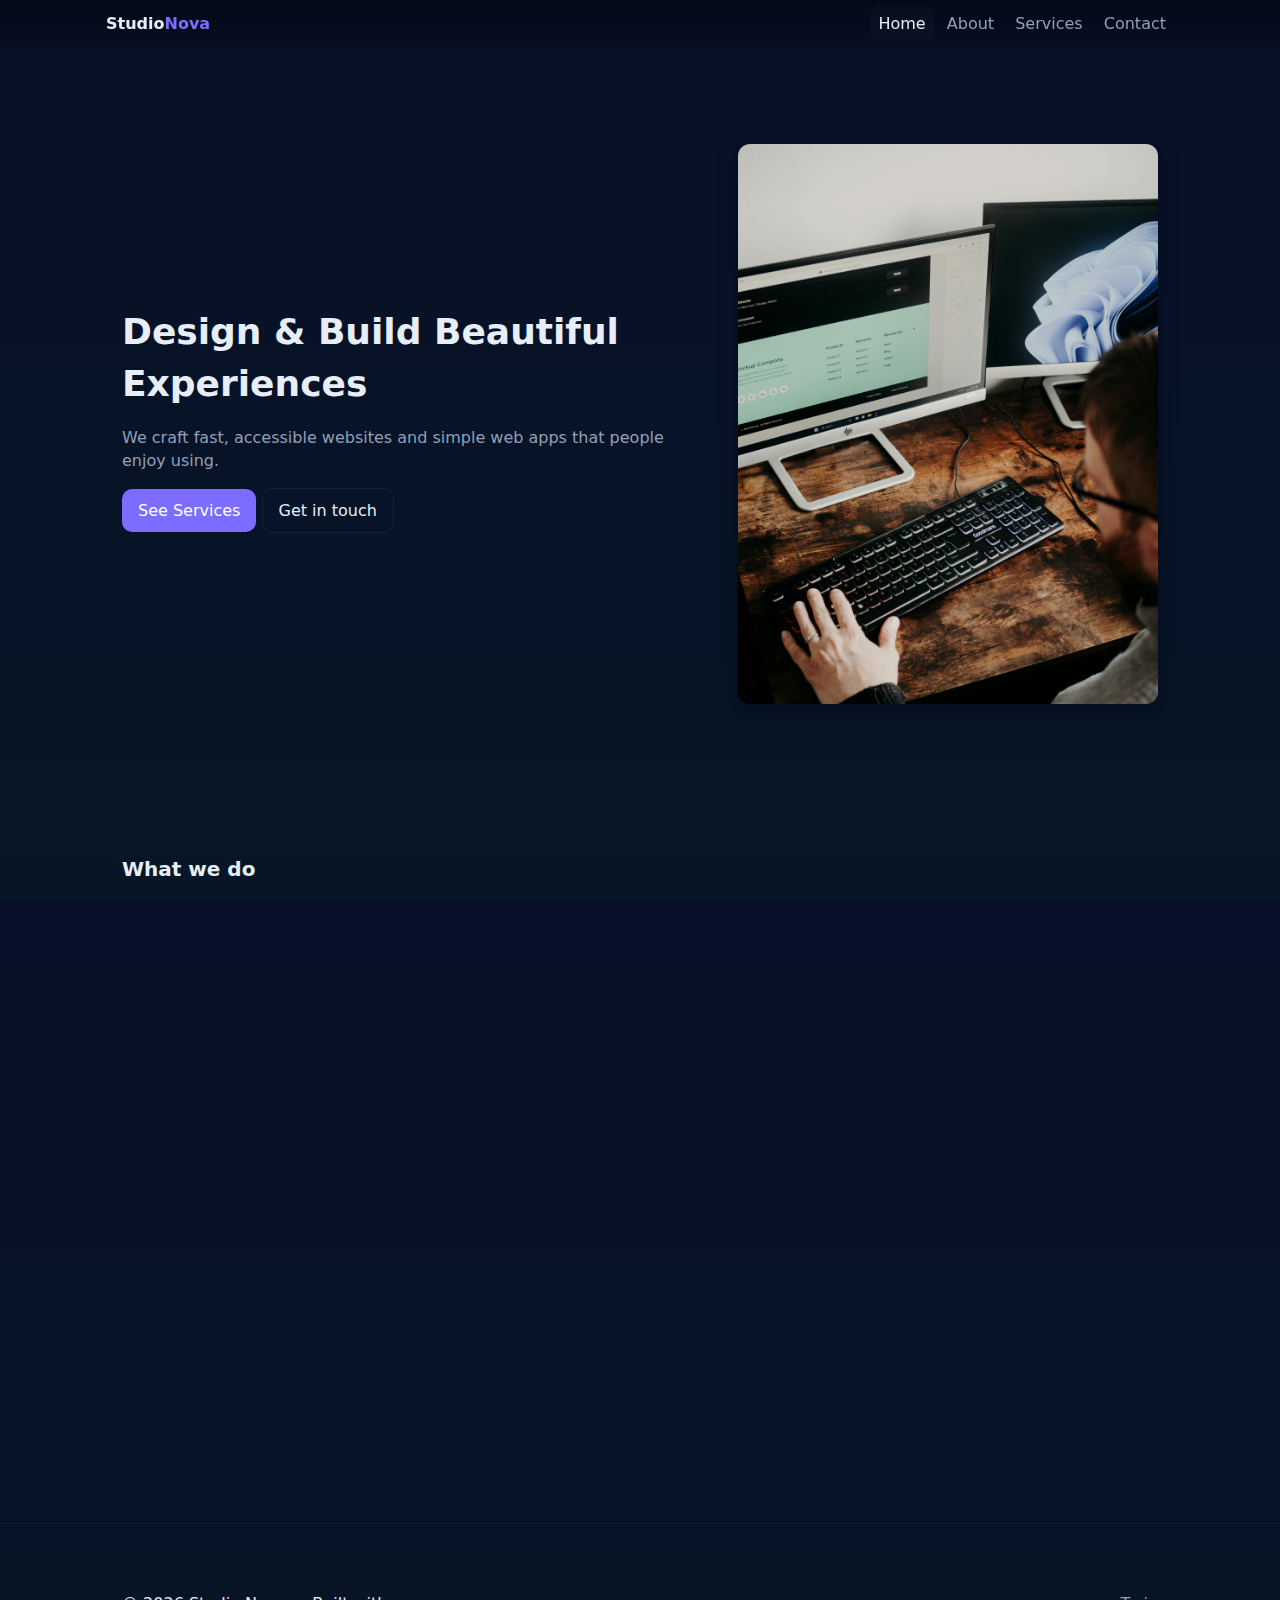
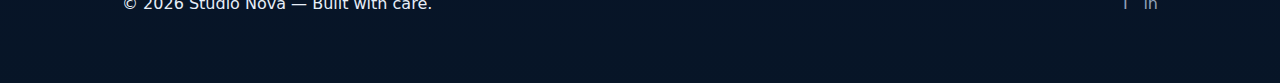
<file: week-8-project/html/index.html>
<!doctype html>
<html lang="en">
<head>
  <meta charset="utf-8" />
  <meta name="viewport" content="width=device-width,initial-scale=1" />
  <title>Studio Nova — Home</title>
  <meta name="description" content="Studio Nova — portfolio & services" />
  <link rel="stylesheet" href="../css/styles.css" />
</head>
<body>
  <a class="skip-link" href="#main">Skip to content</a>

  <header class="site-header">
    <div class="container header-inner">
      <a class="logo" href="index.html">Studio<span>Nova</span></a>
      <nav id="site-nav" class="nav" aria-label="Main navigation">
        <class="nav-list">
          <a class="nav-link" href="index.html">Home</a>
          <a class="nav-link" href="about.html">About</a>
          <a class="nav-link" href="services.html">Services</a>
          <a class="nav-link" href="contact.html">Contact</a>
        </class="nav-list">
      </nav>
      <button id="nav-toggle" class="nav-toggle" aria-controls="site-nav" aria-expanded="false" aria-label="Toggle menu">
        <span class="hamburger"></span>
      </button>
    </div>
  </header>

  <main id="main" class="main">
    <section class="hero">
      <div class="container hero-inner">
        <div class="hero-text animate-on-scroll">
          <h1>Design & Build <span class="accent">Beautiful</span> Experiences</h1>
          <p>We craft fast, accessible websites and simple web apps that people enjoy using.</p>
          <p><a class="btn" href="services.html">See Services</a> <a class="btn ghost" href="contact.html">Get in touch</a></p>
        </div>
        <div class="hero-visual animate-on-scroll">
          <!-- replace image in /images/hero.jpg -->
          <img src="../images/hero.jpg" alt="Illustration of product design workspace" />
        </div>
      </div>
    </section>

    <section class="features container">
      <h2 class="section-title animate-on-scroll">What we do</h2>
      <div class="grid grid-3">
        <article class="card animate-on-scroll">
          <img src="../images/service1.jpg" alt="" aria-hidden="true"/>
          <h3>Product Design</h3>
          <p>UX-driven design and high-fidelity prototypes.</p>
        </article>
        <article class="card animate-on-scroll">
          <img src="../images/frontend.jpg" alt="" aria-hidden="true"/>
          <h3>Frontend Engineering</h3>
          <p>Fast, accessible, and maintainable code.</p>
        </article>
        <article class="card animate-on-scroll">
          <img src="../images/optimize.jpg" alt="" aria-hidden="true"/>
          <h3>Optimization</h3>
          <p>Performance tuning and best practices audits.</p>
        </article>
      </div>
    </section>

    <section class="cta container animate-on-scroll">
      <h2>Ready to start?</h2>
      <p>Tell us about your project and we'll respond with a clear plan.</p>
      <p><a class="btn" href="contact.html">Contact Us</a></p>
    </section>
  </main>

  <footer class="site-footer">
    <div class="container footer-inner">
      <p>&copy; <span id="year"></span> Studio Nova — Built with care.</p>
      <div class="socials">
        <a href="#" aria-label="Twitter">T</a>
        <a href="#" aria-label="LinkedIn">in</a>
      </div>
    </div>
  </footer>

  <script src="../js/main.js" defer></script>
</body>
</html>
</file>
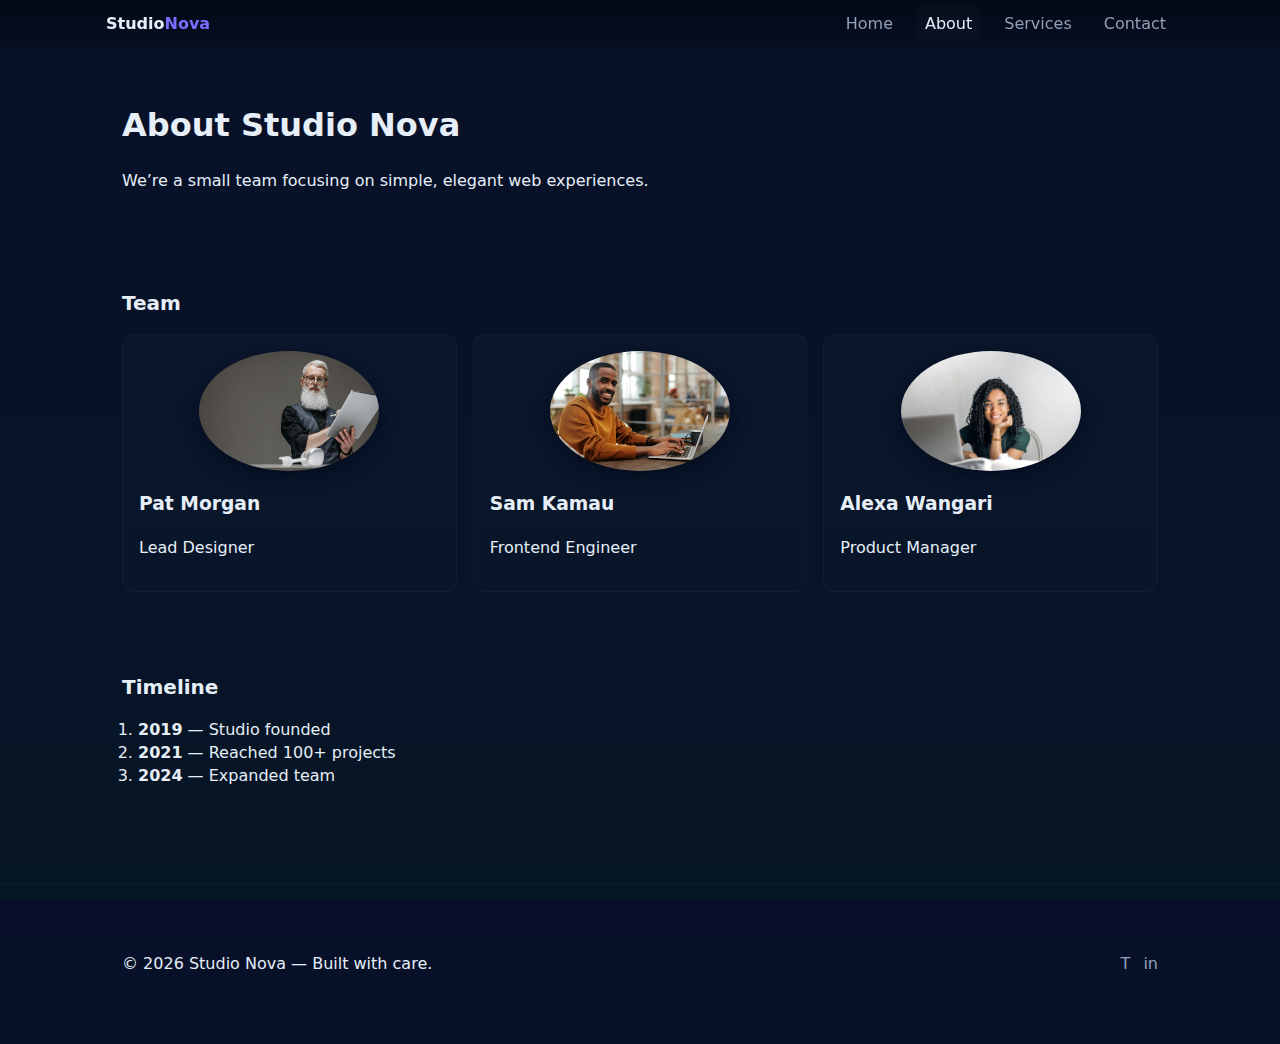
<file: week-8-project/html/about.html>
<!doctype html>
<html lang="en">
<head>
  <meta charset="utf-8" />
  <meta name="viewport" content="width=device-width,initial-scale=1" />
  <title>Studio Nova — About</title>
  <meta name="description" content="About Studio Nova" />
  <link rel="stylesheet" href="../css/styles.css" />
</head>
<body>
  <a class="skip-link" href="#main">Skip to content</a>

  <header class="site-header">
    <div class="container header-inner">
      <a class="logo" href="index.html">Studio<span>Nova</span></a>
      <nav id="site-nav" class="nav" aria-label="Main navigation">
        <ul class="nav-list">
          <li><a class="nav-link" href="/html/index.html">Home</a></li>
          <li><a class="nav-link" href="/html/about.html">About</a></li>
          <li><a class="nav-link" href="/html/services.html">Services</a></li>
          <li><a class="nav-link" href="/html/contact.html">Contact</a></li>
        </ul>
      </nav>
      <button id="nav-toggle" class="nav-toggle" aria-controls="site-nav" aria-expanded="false" aria-label="Toggle menu">
        <span class="hamburger"></span>
      </button>
    </div>
  </header>

  <main id="main" class="main">
    <section class="container about-hero animate-on-scroll">
      <h1>About Studio Nova</h1>
      <p>We’re a small team focusing on simple, elegant web experiences.</p>
    </section>

    <section class="team container">
      <h2 class="section-title animate-on-scroll">Team</h2>
      <div class="grid grid-3">
        <div class="team-card animate-on-scroll">
          <img src="../images/team1.jpg" alt="Pat, lead designer" />
          <h3>Pat Morgan</h3>
          <p>Lead Designer</p>
        </div>
        <div class="team-card animate-on-scroll">
          <img src="../images/team2.jpg" alt="Sam, engineer" />
          <h3>Sam Kamau</h3>
          <p>Frontend Engineer</p>
        </div>
        <div class="team-card animate-on-scroll">
          <img src="../images/team3.jpg" alt="Alexa, PM" />
          <h3>Alexa Wangari</h3>
          <p>Product Manager</p>
        </div>
      </div>
    </section>

    <section class="container timeline animate-on-scroll">
      <h2 class="section-title">Timeline</h2>
      <ol class="timeline-list">
        <li><strong>2019</strong> — Studio founded</li>
        <li><strong>2021</strong> — Reached 100+ projects</li>
        <li><strong>2024</strong> — Expanded team</li>
      </ol>
    </section>
  </main>

  <footer class="site-footer">
    <div class="container footer-inner">
      <p>&copy; <span id="year2"></span> Studio Nova — Built with care.</p>
      <div class="socials">
        <a href="#" aria-label="Twitter">T</a>
        <a href="#" aria-label="LinkedIn">in</a>
      </div>
    </div>
  </footer>

  <script src="../js/main.js" defer></script>
</body>
</html>
</file>
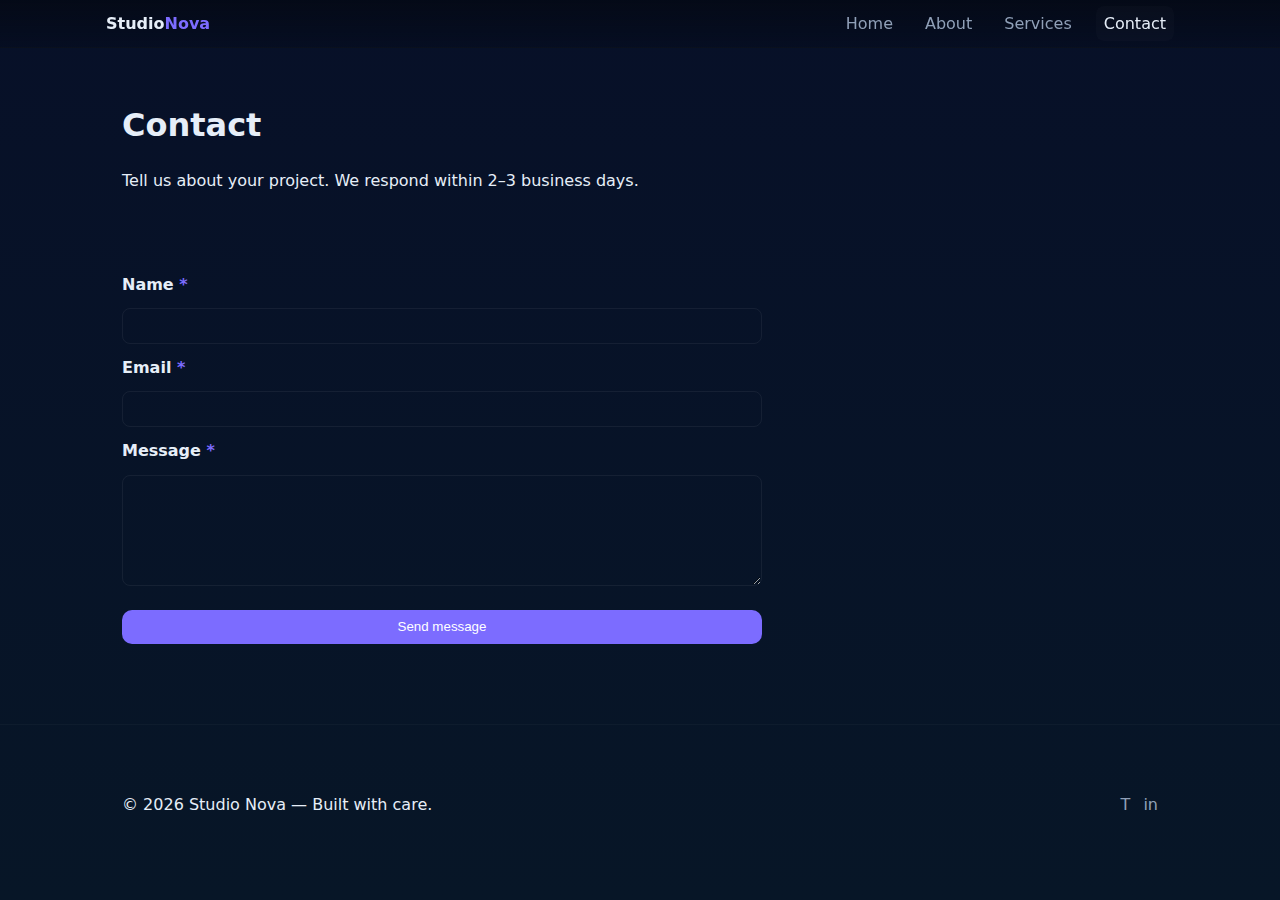
<file: week-8-project/html/contact.html>
<!doctype html>
<html lang="en">
<head>
  <meta charset="utf-8" />
  <meta name="viewport" content="width=device-width,initial-scale=1" />
  <title>Studio Nova — Contact</title>
  <meta name="description" content="Contact Studio Nova" />
  <link rel="stylesheet" href="../css/styles.css" />
</head>
<body>
  <a class="skip-link" href="#main">Skip to content</a>

  <header class="site-header">
    <div class="container header-inner">
      <a class="logo" href="index.html">Studio<span>Nova</span></a>
      <nav id="site-nav" class="nav" aria-label="Main navigation">
        <ul class="nav-list">
          <li><a class="nav-link" href="index.html">Home</a></li>
          <li><a class="nav-link" href="about.html">About</a></li>
          <li><a class="nav-link" href="services.html">Services</a></li>
          <li><a class="nav-link" href="contact.html">Contact</a></li>
        </ul>
      </nav>
      <button id="nav-toggle" class="nav-toggle" aria-controls="site-nav" aria-expanded="false" aria-label="Toggle menu">
        <span class="hamburger"></span>
      </button>
    </div>
  </header>

  <main id="main" class="main">
    <section class="container contact-hero animate-on-scroll">
      <h1>Contact</h1>
      <p>Tell us about your project. We respond within 2–3 business days.</p>
    </section>

    <section class="container contact-form-section animate-on-scroll">
      <form id="contact-form" class="contact-form" novalidate>
        <!-- Honeypot field to deter bots -->
        <input type="text" name="website" class="honeypot" aria-hidden="true" tabindex="-1" />

        <label for="name">Name <span class="required">*</span></label>
        <input id="name" name="name" type="text" required />

        <label for="email">Email <span class="required">*</span></label>
        <input id="email" name="email" type="email" required />

        <label for="message">Message <span class="required">*</span></label>
        <textarea id="message" name="message" required rows="6"></textarea>

        <div id="form-errors" class="form-errors" role="alert" aria-live="polite"></div>

        <button type="submit" class="btn">Send message</button>
      </form>

      <div id="form-success" class="form-success" hidden>
        <h3>Thanks — we received your message!</h3>
        <p>We’ll be in touch soon.</p>
        <button id="success-close" class="btn ghost">Close</button>
      </div>
    </section>
  </main>

  <footer class="site-footer">
    <div class="container footer-inner">
      <p>&copy; <span id="year4"></span> Studio Nova — Built with care.</p>
      <div class="socials">
        <a href="#" aria-label="Twitter">T</a>
        <a href="#" aria-label="LinkedIn">in</a>
      </div>
    </div>
  </footer>

  <script src="../js/main.js" defer></script>
</body>
</html>
</file>
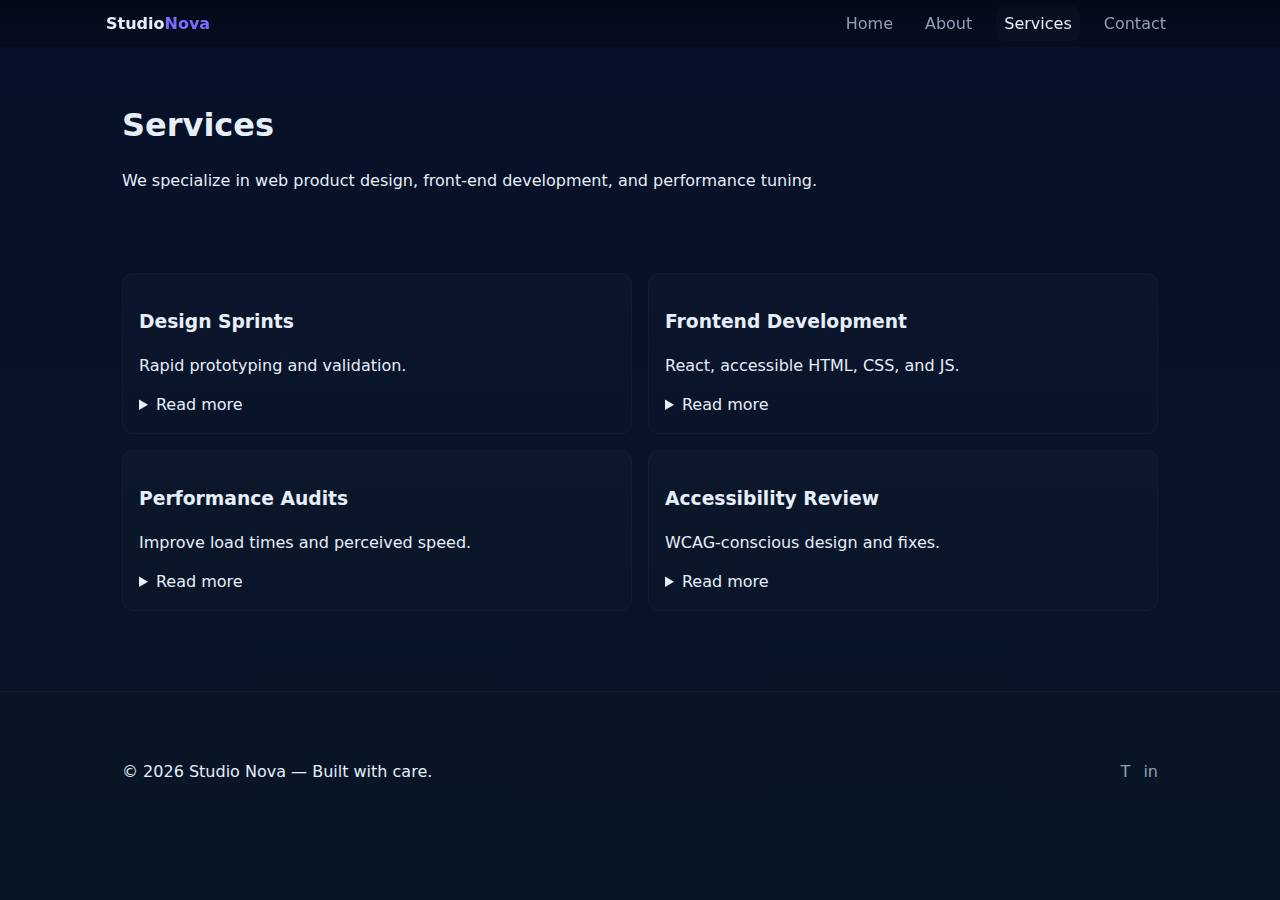
<file: week-8-project/html/services.html>
<!doctype html>
<html lang="en">
<head>
  <meta charset="utf-8" />
  <meta name="viewport" content="width=device-width,initial-scale=1" />
  <title>Studio Nova — Services</title>
  <meta name="description" content="Services offered by Studio Nova" />
  <link rel="stylesheet" href="../css/styles.css" />
</head>
<body>
  <a class="skip-link" href="#main">Skip to content</a>

  <header class="site-header">
    <div class="container header-inner">
      <a class="logo" href="index.html">Studio<span>Nova</span></a>
      <nav id="site-nav" class="nav" aria-label="Main navigation">
        <ul class="nav-list">
          <li><a class="nav-link" href="/html/index.html">Home</a></li>
          <li><a class="nav-link" href="/html/about.html">About</a></li>
          <li><a class="nav-link" href="/html/services.html">Services</a></li>
          <li><a class="nav-link" href="/html/contact.html">Contact</a></li>
        </ul>
      </nav>
      <button id="nav-toggle" class="nav-toggle" aria-controls="site-nav" aria-expanded="false" aria-label="Toggle menu">
        <span class="hamburger"></span>
      </button>
    </div>
  </header>

  <main id="main" class="main">
    <section class="container animate-on-scroll">
      <h1>Services</h1>
      <p>We specialize in web product design, front-end development, and performance tuning.</p>
    </section>

    <section class="container service-list">
      <div class="grid grid-2">
        <article class="service-card animate-on-scroll">
          <h3>Design Sprints</h3>
          <p>Rapid prototyping and validation.</p>
          <details>
            <summary>Read more</summary>
            <p>We run a 5-day sprint to get an interactive prototype and validated user feedback.</p>
          </details>
        </article>

        <article class="service-card animate-on-scroll">
          <h3>Frontend Development</h3>
          <p>React, accessible HTML, CSS, and JS.</p>
          <details>
            <summary>Read more</summary>
            <p>Focus on performance, maintainability, and SEO-friendly markup.</p>
          </details>
        </article>

        <article class="service-card animate-on-scroll">
          <h3>Performance Audits</h3>
          <p>Improve load times and perceived speed.</p>
          <details>
            <summary>Read more</summary>
            <p>Includes Lighthouse & real-user metric analysis with a prioritized remediation plan.</p>
          </details>
        </article>

        <article class="service-card animate-on-scroll">
          <h3>Accessibility Review</h3>
          <p>WCAG-conscious design and fixes.</p>
          <details>
            <summary>Read more</summary>
            <p>We provide a clear report and code corrections to raise accessibility score quickly.</p>
          </details>
        </article>
      </div>
    </section>
  </main>

  <footer class="site-footer">
    <div class="container footer-inner">
      <p>&copy; <span id="year3"></span> Studio Nova — Built with care.</p>
      <div class="socials">
        <a href="#" aria-label="Twitter">T</a>
        <a href="#" aria-label="LinkedIn">in</a>
      </div>
    </div>
  </footer>

  <script src="../js/main.js" defer></script>
</body>
</html>
</file>
<file: week-8-project/css/styles.css>
:root{
  --bg: #0f1724;
  --card: #0b1220;
  --muted: #90a0b8;
  --accent: #7c6cff;
  --accent-2: #00c0a3;
  --text: #e6eef8;
  --radius: 12px;
  --container: 1100px;
  --gap: 1.25rem;
  --shadow: 0 6px 18px rgba(2,6,23,0.6);
  font-size: 16px;
  line-height: 1.45;
  color-scheme: dark;
}

*{box-sizing:border-box}
html,body{height:100%}
body{
  margin:0;
  font-family:Inter, ui-sans-serif, system-ui, -apple-system, "Segoe UI", Roboto, "Helvetica Neue", Arial;
  background:linear-gradient(180deg,#071028 0%, #071627 100%);
  color:var(--text);
  -webkit-font-smoothing:antialiased;
  -moz-osx-font-smoothing:grayscale;
}

/* Utility */
.container{max-width:var(--container);margin:0 auto;padding:2rem}
.header-inner, .footer-inner{display:flex;align-items:center;justify-content:space-between;gap:1rem}
.grid{display:grid;gap:1rem}
.grid-2{grid-template-columns:repeat(2,1fr)}
.grid-3{grid-template-columns:repeat(3,1fr)}
@media (max-width:900px){.grid-3{grid-template-columns:repeat(2,1fr)}.grid-2{grid-template-columns:1fr}}

/* Skip link */
.skip-link{position:absolute;left:-9999px;top:auto;width:1px;height:1px;overflow:hidden}
.skip-link:focus{left:1rem;top:1rem;width:auto;height:auto;padding:0.5rem 1rem;background:#fff;color:#000;border-radius:6px}

/* Header */
.site-header{position:sticky;top:0;z-index:40;background:linear-gradient(180deg, rgba(3,6,12,0.6), rgba(3,6,12,0.2));backdrop-filter: blur(6px);border-bottom:1px solid rgba(255,255,255,0.03)}
.header-inner{padding:0.75rem 1rem}
.logo{font-weight:700;color:var(--text);text-decoration:none}
.logo span{color:var(--accent)}

/* Navbar styles */
.nav {
  display: block;
  position: static;
  background: none;
  box-shadow: none;
  padding: 0;
}

.nav-list {
  list-style: none;
  margin: 0;
  padding: 0;
  display: flex;
  gap: 1rem;
  align-items: center;
  flex-direction: row;
}

.nav-link {
  color: var(--muted);
  text-decoration: none;
  padding: 0.5rem;
  border-radius: 8px;
}

.nav-link:hover,
.nav-link.active {
  color: var(--text);
  background: rgba(255,255,255,0.02);
}

.nav-toggle {
  display: none;
  background: transparent;
  border: 0;
  color: inherit;
  padding: 0.5rem;
  align-items: center;
  justify-content: center;
}

.hamburger {
  display: inline-block;
  width: 24px;
  height: 2px;
  background: var(--text);
  position: relative;
}
.hamburger::before,
.hamburger::after {
  content: "";
  position: absolute;
  left: 0;
  right: 0;
  height: 2px;
  background: var(--text);
  transition: 0.3s;
}
.hamburger::before { top: -7px; }
.hamburger::after { top: 7px; }

/* Responsive styles for mobile */
@media (max-width:800px) {
  .header-inner {
    position: relative;
  }
  .nav {
    position: absolute;
    top: 64px;
    right: 1rem;
    background: rgba(2,6,23,0.96);
    padding: 1rem;
    border-radius: 10px;
    box-shadow: var(--shadow);
    display: none;
    width: 220px;
    z-index: 100;
  }
  .nav.open {
    display: block;
  }
  .nav-list {
    flex-direction: column;
    align-items: flex-start;
    gap: 0.5rem;
  }
  .nav-toggle {
    display: inline-flex;
    position: relative;
    z-index: 101;
  }
}

/* Hero */
.hero{padding:4rem 0}
.hero-inner{display:grid;grid-template-columns:1fr 420px;gap:2rem;align-items:center}
@media (max-width:900px){.hero-inner{grid-template-columns:1fr;}}
.hero-text h1{font-size:2.25rem;margin:0 0 0.75rem}
.hero-text p{color:var(--muted)}
.hero-visual img{width:100%;border-radius:12px;box-shadow:var(--shadow)}

/* Cards */
.card, .service-card, .team-card{background:linear-gradient(180deg, rgba(255,255,255,0.02), rgba(255,255,255,0.01));padding:1rem;border-radius:12px;border:1px solid rgba(255,255,255,0.03)}
.card img{width:100%;height:140px;object-fit:cover;border-radius:8px}
.team-card img {
  width: 100%;
  max-width: 180px;
  height: auto;
  display: block;
  margin: 0 auto 1rem auto;
  border-radius: 50%;
  object-fit: cover;
  box-shadow: var(--shadow);
}

/* Buttons */
.btn{display:inline-block;background:var(--accent);color:#fff;padding:0.6rem 1rem;border-radius:10px;text-decoration:none;border:0}
.btn.ghost{background:transparent;border:1px solid rgba(255,255,255,0.06);color:var(--text)}

/* Footer */
.site-footer{padding:1.25rem 0;border-top:1px solid rgba(255,255,255,0.03);margin-top:3rem}
.footer-inner{align-items:center}

/* Forms */
.contact-form{display:grid;gap:0.75rem;max-width:640px}
.contact-form label{font-weight:600}
.contact-form input, .contact-form textarea{padding:0.6rem;border-radius:8px;border:1px solid rgba(255,255,255,0.06);background:transparent;color:var(--text)}
.required{color:var(--accent)}
.form-errors{color:#ffb4b4}

/* Honeypot hidden */
.honeypot{position:absolute;left:-9999px;top:auto;opacity:0;height:1px;width:1px;pointer-events:none}

/* Animation helpers */
.animate-on-scroll{opacity:0;transform:translateY(16px);transition:opacity .6s ease,var(--transform) .6s ease}
.animate-on-scroll.in-view{opacity:1;transform:none}

/* Utilities */
.section-title{margin-bottom:1rem;font-size:1.25rem}
.timeline-list{padding-left:1rem}
.socials a{margin-left:0.5rem;color:var(--muted);text-decoration:none}

/* small screens */
@media (max-width:520px){
  .container{padding:1rem}
  .hero-text h1{font-size:1.6rem}
}

/* subtle focus rings (why: keyboard users) */
a:focus, button:focus, input:focus, textarea:focus{outline:3px solid rgba(124,108,255,0.18);outline-offset:2px;border-radius:8px}
</file>
